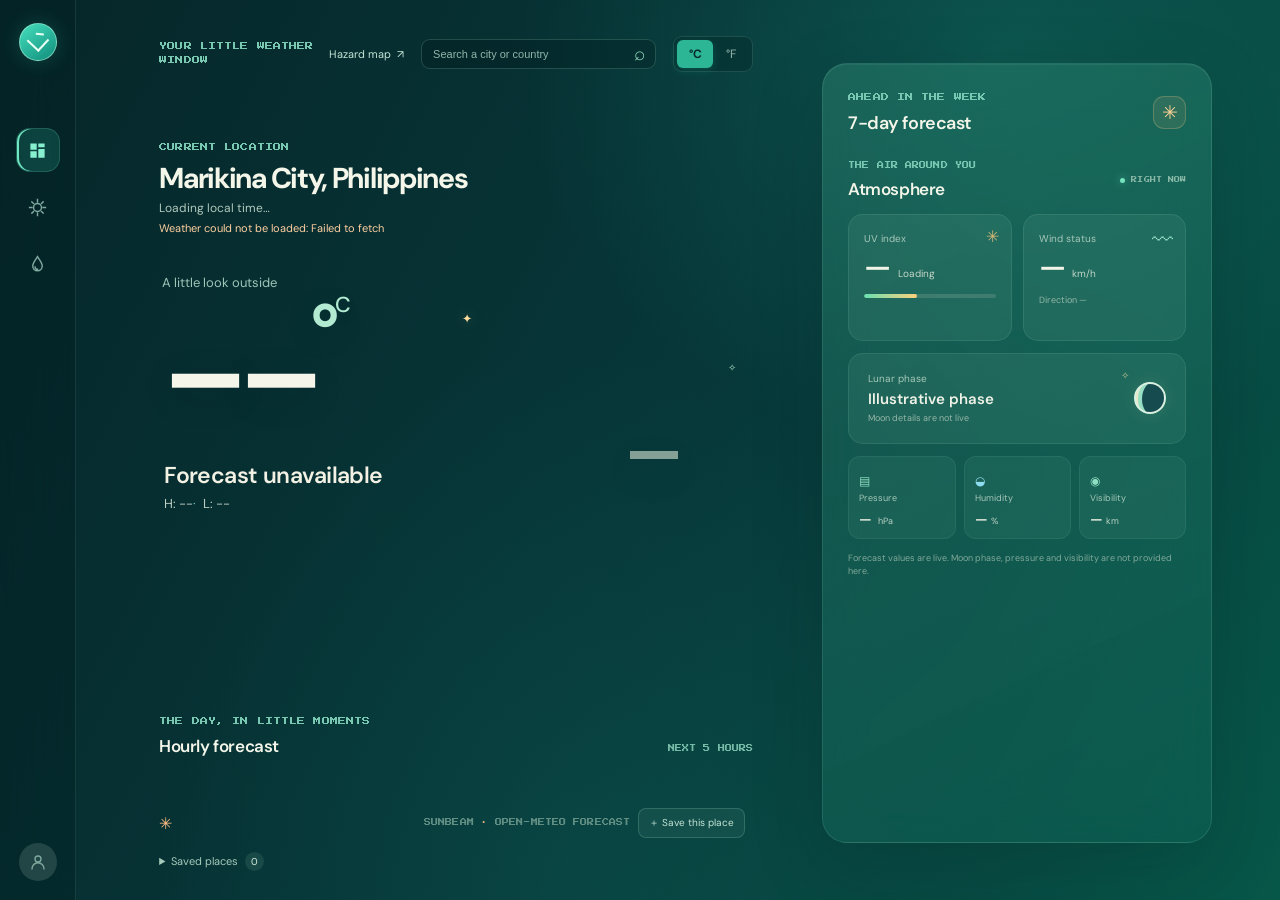
<file: frontend/index.html>
<!doctype html>
<html lang="en">
<head>
  <meta charset="utf-8">
  <meta name="viewport" content="width=device-width, initial-scale=1">
  <meta name="theme-color" content="#062a2c">
  <meta name="description" content="A live weather dashboard with a pixel-art look.">
  <title>Sunbeam — Weather Dashboard</title>
  <link rel="preconnect" href="https://fonts.googleapis.com">
  <link rel="preconnect" href="https://fonts.gstatic.com" crossorigin>
  <link href="https://fonts.googleapis.com/css2?family=DM+Sans:wght@400;500;600;700&family=Press+Start+2P&display=swap" rel="stylesheet">
  <link rel="stylesheet" href="weather-ui/css/style.css">
  <link rel="stylesheet" href="weather-ui/css/pixel-weather.css">
  <link rel="stylesheet" href="weather-ui/css/responsive.css">
  <script src="icons.js" defer></script>
  <script src="common.js?v=20261026-map" defer></script>
  <script src="weather-ui/js/weather-ui.js" defer></script>
  <script src="weather-ui/js/app.js" defer></script>
</head>
<body>
  <div class="app-shell">
    <aside class="sidebar" aria-label="Main navigation">
      <a class="brand-mark" href="#dashboard" aria-label="Sunbeam home">
        <span class="brand-sun" aria-hidden="true"></span>
      </a>
      <nav class="side-nav" aria-label="Dashboard sections">
        <button class="nav-button is-active" type="button" data-target="dashboard" aria-label="Dashboard" aria-current="page">
          <svg viewBox="0 0 24 24" aria-hidden="true"><path d="M3 3h8v8H3zM13 3h8v5h-8zM13 10h8v11h-8zM3 13h8v8H3z"/></svg>
        </button>
        <button class="nav-button" type="button" data-target="hourly-section" aria-label="Hourly forecast">
          <svg viewBox="0 0 24 24" aria-hidden="true"><path d="M12 2v3M12 19v3M4.9 4.9 7 7m10 10 2.1 2.1M2 12h3m14 0h3M4.9 19.1 7 17m10-10 2.1-2.1"/><circle cx="12" cy="12" r="5"/></svg>
        </button>
        <button class="nav-button" type="button" data-target="atmosphere" aria-label="Atmosphere">
          <svg viewBox="0 0 24 24" aria-hidden="true"><path d="M12 2C9 7 6 10.2 6 14a6 6 0 0 0 12 0c0-3.8-3-7-6-12Z"/><path d="M9 15a3 3 0 0 0 3 3"/></svg>
        </button>
      </nav>
      <button class="profile-button" type="button" aria-label="Demo profile">
        <svg viewBox="0 0 24 24" aria-hidden="true"><circle cx="12" cy="8" r="4"/><path d="M4 21a8 8 0 0 1 16 0"/></svg>
      </button>
    </aside>

    <main class="dashboard" id="dashboard">
      <section class="primary-column" aria-label="Current weather">
        <header class="topbar">
          <div class="eyebrow">YOUR LITTLE WEATHER WINDOW</div>
          <div class="topbar-right">
            <a class="hazard-link" href="map.html">Hazard map <span aria-hidden="true">↗</span></a>
            <form id="search" class="location-search" role="search">
              <label class="visually-hidden" for="q">Search a city, country, or location</label>
              <input id="q" type="search" placeholder="Search a city or country" autocomplete="off" aria-controls="results" aria-haspopup="listbox">
              <button type="submit" aria-label="Search or go to the best city match" title="Search or open the best match">⌕</button>
              <div id="results" class="search-results" role="listbox" aria-live="polite"></div>
            </form>
            <div class="unit-switch" role="group" aria-label="Temperature units">
              <button type="button" class="unit-button" data-unit="metric" aria-pressed="true">°C</button>
              <button type="button" class="unit-button" data-unit="imperial" aria-pressed="false">°F</button>
            </div>
          </div>
        </header>

        <section class="current-weather">
          <div class="location-block">
            <p class="eyebrow">CURRENT LOCATION</p>
            <h2 class="location-name" id="place">Loading location…</h2>
            <p class="local-time" id="local-time">Loading local time…</p>
            <p class="weather-message" id="weather-message" role="status"></p>
          </div>

          <div class="hero-weather">
            <div class="hero-copy">
              <p class="weather-kicker">A little look outside</p>
              <div class="hero-temp" id="current-temp">--<span>°</span><small class="hero-unit" id="current-unit">C</small></div>
              <h1 class="condition" id="current-condition">Loading weather…</h1>
              <p class="high-low">H: <span id="today-high">--</span><span class="separator">·</span>L: <span id="today-low">--</span></p>
            </div>
            <div class="hero-art" id="hero-art" aria-label="Pixel art partly cloudy weather">
              <div class="sprite sprite-partly" id="hero-icon" aria-hidden="true"></div>
              <span class="art-spark spark-one" aria-hidden="true">✦</span>
              <span class="art-spark spark-two" aria-hidden="true">✧</span>
            </div>
          </div>

          <section class="hourly-section" id="hourly-section" aria-labelledby="hourly-title">
            <div class="section-heading">
              <div>
                <p class="eyebrow">THE DAY, IN LITTLE MOMENTS</p>
                <h2 id="hourly-title">Hourly forecast</h2>
              </div>
              <span class="section-note">NEXT 5 HOURS</span>
            </div>
            <div class="hourly-list" id="hourly-list" aria-label="Select an hour to view its forecast"></div>
          </section>

          <footer class="dashboard-footer">
            <span class="footer-spark" aria-hidden="true">✳</span>
            <span class="footer-right">SUNBEAM <span>·</span> OPEN-METEO FORECAST</span>
            <button class="save-place-button" id="savebtn" type="button">＋ Save this place</button>
            <span id="action-note" role="status"></span>
          </footer>
          <details class="saved-places">
            <summary>Saved places <span id="saved-count">0</span></summary>
            <ul id="saved" class="saved-list"><li>Loading saved places…</li></ul>
          </details>
        </section>
      </section>

      <aside class="insights-panel" aria-label="Forecast and atmosphere">
        <div class="panel-topline">
          <div>
            <p class="eyebrow">AHEAD IN THE WEEK</p>
            <h2>7-day forecast</h2>
          </div>
          <span class="mini-weather-mark" aria-hidden="true">✳</span>
        </div>
        <div class="week-list" id="week-list"></div>

        <section class="atmosphere-section" id="atmosphere" aria-labelledby="atmosphere-title">
          <div class="section-heading compact">
            <div>
              <p class="eyebrow">THE AIR AROUND YOU</p>
              <h2 id="atmosphere-title">Atmosphere</h2>
            </div>
            <span class="live-note"><span class="status-dot"></span> RIGHT NOW</span>
          </div>

          <div class="stat-grid">
            <article class="stat-card uv-card">
              <div class="stat-icon sun-symbol" aria-hidden="true">✳</div>
              <p class="stat-label">UV index</p>
              <div class="stat-main"><span id="uv-value">—</span><span class="stat-category" id="uv-category">Loading</span></div>
              <div class="uv-meter" aria-label="UV index level"><span id="uv-meter-fill"></span></div>
            </article>
            <article class="stat-card wind-card">
              <div class="stat-icon wind-symbol" aria-hidden="true">〰</div>
              <p class="stat-label">Wind status</p>
              <div class="stat-main"><span id="wind-value">—</span><span class="wind-unit" id="wind-unit">km/h</span></div>
              <p class="stat-caption">Direction <span id="wind-direction">—</span> <span class="direction-arrow" id="wind-arrow"></span></p>
            </article>
          </div>

          <article class="moon-card">
            <div class="moon-copy">
              <p class="stat-label">Lunar phase</p>
              <h3 id="moon-phase">Illustrative phase</h3>
              <p class="stat-caption" id="moon-illumination">Moon details are not live</p>
            </div>
            <div class="pixel-moon" aria-label="Waxing crescent moon" role="img"><span></span></div>
            <span class="moon-stars" aria-hidden="true">✧</span>
          </article>

          <div class="micro-stats">
            <article class="micro-stat">
              <span class="micro-icon" aria-hidden="true">▤</span>
              <p class="stat-label">Pressure</p>
              <strong><span id="pressure-value">—</span> <small>hPa</small></strong>
            </article>
            <article class="micro-stat">
              <span class="micro-icon droplet-icon" aria-hidden="true">◒</span>
              <p class="stat-label">Humidity</p>
              <strong><span id="humidity-value">—</span><small>%</small></strong>
            </article>
            <article class="micro-stat">
              <span class="micro-icon" aria-hidden="true">◉</span>
              <p class="stat-label">Visibility</p>
              <strong><span id="visibility-value">—</span><small>km</small></strong>
            </article>
          </div>
          <p class="demo-disclaimer">Forecast values are live. Moon phase, pressure and visibility are not provided here.</p>
        </section>
      </aside>
    </main>
  </div>
</body>
</html>
</file>
<file: frontend/weather-ui/css/style.css>
:root {
  color-scheme: dark;
  --night: #062a2c;
  --deep: #073538;
  --deepest: #052426;
  --panel: rgba(18, 100, 91, .42);
  --panel-soft: rgba(21, 114, 101, .3);
  --line: rgba(174, 241, 215, .14);
  --cream: #f4f6e9;
  --muted: #9bc5b9;
  --aqua: #72e1c3;
  --mint: #31c5a2;
  --orange: #ffb778;
  --peach: #ffdab4;
  --pixel: "Press Start 2P", "Courier New", monospace;
  --readable: "DM Sans", "Segoe UI", sans-serif;
  font-family: var(--readable);
  background: var(--night);
  color: var(--cream);
  font-synthesis: none;
  text-rendering: optimizeLegibility;
  -webkit-font-smoothing: antialiased;
}

* { box-sizing: border-box; }

body {
  min-width: 320px;
  min-height: 100vh;
  margin: 0;
  background:
    radial-gradient(ellipse at 78% 6%, rgba(25, 149, 124, .29), transparent 34%),
    radial-gradient(ellipse at 45% 96%, rgba(13, 92, 83, .32), transparent 42%),
    linear-gradient(118deg, #062629 0%, #07383a 54%, #075749 100%);
}

button, select { font: inherit; }
button { color: inherit; }
button:focus-visible, select:focus-visible, a:focus-visible {
  outline: 2px solid var(--orange);
  outline-offset: 4px;
}

.app-shell { min-height: 100vh; }

.sidebar {
  position: fixed;
  z-index: 5;
  inset: 0 auto 0 0;
  display: flex;
  width: 76px;
  flex-direction: column;
  align-items: center;
  padding: 23px 0 19px;
  border-right: 1px solid rgba(185, 241, 220, .1);
  background: rgba(3, 31, 34, .36);
  backdrop-filter: blur(18px);
}

.brand-mark {
  display: grid;
  width: 38px;
  height: 38px;
  place-items: center;
  border: 1px solid rgba(198, 255, 230, .5);
  border-radius: 50%;
  background: linear-gradient(145deg, #46dfbd, #108d7c);
  box-shadow: 0 0 22px rgba(73, 235, 192, .19);
}

.brand-sun {
  position: relative;
  width: 16px;
  height: 16px;
  border: 2px solid #e9fff3;
  border-top: 0;
  border-left: 0;
  transform: rotate(43deg) translate(-1px, -1px);
}
.brand-sun::after {
  position: absolute;
  top: 1px;
  left: 1px;
  width: 8px;
  height: 2px;
  background: #e9fff3;
  content: "";
  transform: rotate(-37deg);
}

.side-nav { display: grid; gap: 13px; margin-top: 67px; }
.nav-button, .profile-button {
  display: grid;
  width: 44px;
  height: 44px;
  padding: 0;
  place-items: center;
  border: 1px solid transparent;
  border-radius: 14px;
  background: transparent;
  color: #7fa99f;
  cursor: pointer;
  transition: color .18s ease, background .18s ease, border-color .18s ease, transform .18s ease;
}
.nav-button svg, .profile-button svg { width: 19px; height: 19px; fill: none; stroke: currentColor; stroke-width: 1.8; stroke-linecap: square; stroke-linejoin: miter; }
.nav-button:first-child svg { fill: currentColor; stroke: none; }
.nav-button:hover, .profile-button:hover { color: var(--cream); background: rgba(66, 183, 156, .14); transform: translateY(-2px); }
.nav-button.is-active { border-color: rgba(122, 231, 195, .18); background: rgba(47, 189, 158, .2); color: #87f0cf; box-shadow: inset 2px 0 #70e7c2; }
.profile-button { margin-top: auto; width: 38px; height: 38px; border-radius: 50%; background: rgba(185, 220, 203, .16); }
.profile-button svg { width: 18px; height: 18px; }

.dashboard {
  display: grid;
  width: min(1500px, 100%);
  min-height: 100vh;
  grid-template-columns: minmax(0, 1fr) 390px;
  gap: clamp(26px, 5.4vw, 82px);
  margin: 0 auto;
  padding: 34px clamp(28px, 5.3vw, 80px) 29px calc(76px + clamp(35px, 6.5vw, 96px));
}

.primary-column { display: flex; min-width: 0; flex-direction: column; }
.topbar { display: flex; min-height: 39px; align-items: center; justify-content: space-between; gap: 15px; }
.topbar-right { display: flex; align-items: center; gap: 17px; }
.eyebrow, .section-note, .footer-right, .demo-pill, .live-note {
  font-family: var(--pixel);
  font-size: 8px;
  letter-spacing: .015em;
  line-height: 1.7;
}
.eyebrow { margin: 0; color: #79c8b1; }
.demo-pill, .live-note { display: inline-flex; align-items: center; gap: 8px; color: #add6c5; white-space: nowrap; }
.status-dot { width: 6px; height: 6px; flex: none; border-radius: 50%; background: #75e3bf; box-shadow: 0 0 9px rgba(111, 239, 195, .65); }
.unit-switch { display: flex; padding: 3px; border: 1px solid var(--line); border-radius: 9px; background: rgba(1, 25, 27, .26); }
.unit-button { min-width: 36px; padding: 6px 8px; border: 0; border-radius: 6px; background: transparent; color: #93b6ab; font-size: 12px; cursor: pointer; transition: .18s ease; }
.unit-button:hover { color: white; }
.unit-button.is-selected { background: #2cb696; color: #062c2b; font-weight: 700; box-shadow: 0 2px 8px rgba(39, 218, 174, .19); }
.hazard-link { display: inline-flex; align-items: center; gap: 6px; color: #c5e6d5; font-size: 11px; text-decoration: none; white-space: nowrap; }
.hazard-link:hover { color: var(--orange); }
.location-search { position: relative; display: flex; min-width: 180px; }
.location-search input {
  width: clamp(150px, 19vw, 235px);
  min-width: 0;
  padding: 8px 35px 8px 11px;
  border: 1px solid rgba(174, 241, 215, .18);
  border-radius: 9px;
  background: rgba(1, 25, 27, .3);
  color: var(--cream);
  font-size: 11px;
}
.location-search input::placeholder { color: #91b5a8; }
.location-search input:focus { border-color: rgba(114, 225, 195, .6); outline: none; box-shadow: 0 0 0 3px rgba(114, 225, 195, .1); }
.location-search > button { position: absolute; top: 0; right: 0; width: 34px; height: 100%; border: 0; background: transparent; color: #92d8bf; font-size: 19px; cursor: pointer; }
.search-results { position: absolute; z-index: 10; top: calc(100% + 7px); right: 0; display: none; width: min(340px, 86vw); overflow: hidden; border: 1px solid rgba(174, 241, 215, .2); border-radius: 11px; background: #0b3939; box-shadow: 0 14px 38px rgba(0, 20, 20, .35); }
.search-results:not(:empty) { display: block; }
.search-result { display: block; width: 100%; padding: 11px 13px; border: 0; border-bottom: 1px solid rgba(174, 241, 215, .1); background: transparent; color: #e7f1e6; text-align: left; font-size: 12px; cursor: pointer; }
.search-result:last-child { border-bottom: 0; }
.search-result:hover, .search-result:focus-visible, .search-result[aria-selected="true"] { background: rgba(72, 191, 157, .2); }
.search-message { margin: 0; padding: 12px; color: #d4e6d8; font-size: 11px; }
.location-name { margin: 5px 0 0; color: var(--cream); font-size: clamp(22px, 2.25vw, 30px); font-weight: 700; letter-spacing: -.045em; }
.weather-message { min-height: 16px; margin: 5px 0 0; color: #ffd0a0; font-size: 11px; }
.visually-hidden { position: absolute; width: 1px; height: 1px; overflow: hidden; clip: rect(0, 0, 0, 0); white-space: nowrap; clip-path: inset(50%); }

.current-weather { display: flex; min-height: calc(100vh - 110px); flex: 1; flex-direction: column; }
.location-block { margin-top: clamp(38px, 7.5vh, 80px); }
.location-block > .eyebrow { display: block; }
.location-select-wrap { position: relative; display: inline-flex; align-items: center; margin-top: 7px; }
.location-select-wrap select {
  max-width: min(390px, 76vw);
  appearance: none;
  padding: 0 31px 0 0;
  border: 0;
  background: transparent;
  color: var(--cream);
  font-size: clamp(22px, 2.25vw, 30px);
  font-weight: 700;
  letter-spacing: -.045em;
  cursor: pointer;
}
.location-select-wrap select option { background: #0b3c3d; color: var(--cream); }
.select-caret { position: absolute; right: 7px; top: 0; color: #9bcbbb; font-size: 21px; pointer-events: none; }
.local-time { margin: 3px 0 0; color: #b0c9bd; font-size: 12px; }

.hero-weather { position: relative; display: flex; min-height: 280px; align-items: center; justify-content: space-between; gap: 18px; margin-top: 16px; }
.hero-copy { position: relative; z-index: 1; flex: 0 0 auto; }
.weather-kicker { margin: 0 0 5px 3px; color: #9dc6b8; font-size: 13px; }
.hero-temp { color: #f5f5e9; font-size: clamp(105px, 13vw, 170px); font-weight: 500; letter-spacing: -.105em; line-height: .92; text-shadow: 0 7px 36px rgba(13, 31, 30, .14); }
.hero-temp span { color: #b2ead2; font-size: .52em; vertical-align: top; letter-spacing: -.1em; }
.hero-temp .hero-unit { margin-left: 3px; color: #b2ead2; font-size: .13em; letter-spacing: 0; vertical-align: top; }
.condition { margin: 11px 0 0 5px; color: #f2f1e4; font-size: clamp(19px, 2vw, 23px); font-weight: 600; letter-spacing: -.025em; }
.high-low { margin: 5px 0 0 5px; color: #bdcec1; font-size: 13px; }
.high-low .temp-unit { margin-right: 8px; color: #9dbab0; font-size: 10px; }
.separator { margin: 0 7px 0 0; color: #6bc6a9; }
.hero-art { position: relative; display: grid; width: clamp(190px, 25vw, 310px); height: 230px; flex: 0 1 310px; place-items: center; margin: 0 12px 0 0; }
.art-spark { position: absolute; color: #ffdb9c; font-family: var(--pixel); text-shadow: 0 0 14px rgba(255, 202, 121, .35); }
.spark-one { top: 28px; left: 31px; font-size: 17px; }
.spark-two { top: 80px; right: 5px; color: #b3edd4; font-size: 13px; }

.hourly-section { margin-top: auto; padding-top: 30px; }
.section-heading { display: flex; align-items: end; justify-content: space-between; gap: 15px; margin-bottom: 17px; }
.section-heading h2, .panel-topline h2 { margin: 6px 0 0; color: #f3f5e9; font-size: 17px; font-weight: 600; letter-spacing: -.025em; }
.section-note { padding-bottom: 2px; color: #76bca8; font-size: 7px; }
.hourly-list { display: grid; max-width: 580px; grid-template-columns: repeat(5, minmax(70px, 1fr)); gap: 11px; }
.hour-card {
  position: relative;
  display: flex;
  min-height: 139px;
  flex-direction: column;
  align-items: center;
  justify-content: space-between;
  padding: 15px 7px 13px;
  border: 1px solid rgba(166, 225, 205, .12);
  border-radius: 15px;
  background: rgba(128, 190, 169, .09);
  color: #d7e7d9;
  cursor: pointer;
  transition: transform .2s ease, background .2s ease, border-color .2s ease, box-shadow .2s ease;
}
.hour-card:hover { transform: translateY(-4px); border-color: rgba(125, 235, 200, .48); background: rgba(104, 199, 169, .16); }
.hour-card.is-selected { border-color: rgba(94, 233, 190, .6); background: linear-gradient(155deg, rgba(36, 193, 158, .8), rgba(17, 139, 125, .86)); color: #f6fff1; box-shadow: 0 9px 25px rgba(5, 31, 29, .22), inset 0 1px rgba(255, 255, 255, .13); }
.hour-time { color: #b9d0c3; font-size: 11px; font-weight: 500; }
.hour-card.is-selected .hour-time { color: #e2fff1; }
.hour-temp { font-size: 14px; font-weight: 600; }
.dashboard-footer { display: flex; align-items: center; gap: 8px; margin-top: 34px; color: #79a99b; font-size: 11px; }
.footer-spark { color: #ffbd82; font-size: 16px; }
.footer-right { margin-left: auto; color: #628f84; font-size: 7px; }
.footer-right span { color: #ddad7f; }
.save-place-button { padding: 7px 10px; border: 1px solid rgba(174, 241, 215, .18); border-radius: 8px; background: rgba(128, 190, 169, .09); color: #c4e5d5; font-size: 10px; cursor: pointer; }
.save-place-button:hover { border-color: rgba(125, 235, 200, .48); background: rgba(104, 199, 169, .16); }
#action-note { color: #b4dfca; font-size: 10px; }
.saved-places { margin-top: 14px; color: #a6cabb; font-size: 11px; }
.saved-places summary { width: fit-content; cursor: pointer; }
.saved-places summary span { display: inline-grid; min-width: 19px; height: 19px; margin-left: 4px; place-items: center; border-radius: 10px; background: rgba(128, 190, 169, .14); color: #d8ebdc; font-size: 10px; }
.saved-list { display: grid; max-width: 580px; gap: 5px; margin: 9px 0 0; padding: 0; list-style: none; }
.saved-list li { display: flex; justify-content: space-between; gap: 9px; color: #a9c9bc; }
.saved-list button { padding: 5px 7px; border: 1px solid rgba(174, 241, 215, .13); border-radius: 6px; background: rgba(128, 190, 169, .08); color: #d4e8dc; font-size: 10px; cursor: pointer; }
.saved-list .remove-saved { flex: none; color: #e9b394; }

.insights-panel {
  align-self: center;
  width: 100%;
  min-height: min(780px, calc(100vh - 48px));
  padding: 27px 25px 20px;
  border: 1px solid rgba(176, 239, 216, .13);
  border-radius: 25px;
  background:
    linear-gradient(155deg, rgba(80, 178, 146, .19), rgba(9, 93, 81, .27)),
    rgba(27, 120, 101, .22);
  box-shadow: 0 24px 75px rgba(0, 24, 23, .16), inset 0 1px rgba(230, 255, 240, .06);
  backdrop-filter: blur(20px);
}
.panel-topline { display: flex; align-items: center; justify-content: space-between; }
.panel-topline h2 { margin-top: 7px; font-size: 18px; }
.mini-weather-mark { display: grid; width: 33px; height: 33px; place-items: center; border: 1px solid rgba(255, 208, 145, .23); border-radius: 11px; background: rgba(244, 183, 119, .1); color: #ffd296; font-size: 19px; }
.week-list { margin: 18px 0 24px; }
.forecast-row { display: grid; min-height: 43px; grid-template-columns: 1fr 34px 72px; align-items: center; border-bottom: 1px solid rgba(185, 235, 214, .09); color: #dce8db; font-size: 12px; }
.forecast-row:last-child { border-bottom: 0; }
.forecast-day { color: #c2d7ca; }
.forecast-temp { text-align: right; font-variant-numeric: tabular-nums; }
.forecast-temp span { color: #83a99b; }
.forecast-icon { justify-self: center; }
.atmosphere-section { padding-top: 1px; }
.section-heading.compact { align-items: center; margin-bottom: 14px; }
.section-heading.compact h2 { font-size: 17px; }
.section-heading.compact .eyebrow { font-size: 7px; }
.live-note { gap: 6px; color: #8ab9a8; font-size: 6px; }
.live-note .status-dot { width: 5px; height: 5px; }
.stat-grid { display: grid; grid-template-columns: 1fr 1fr; gap: 11px; }
.stat-card { position: relative; min-height: 127px; overflow: hidden; padding: 17px 15px 13px; border: 1px solid rgba(181, 234, 214, .1); border-radius: 15px; background: rgba(136, 201, 177, .1); transition: transform .18s ease, background .18s ease; }
.stat-card:hover, .micro-stat:hover { transform: translateY(-2px); background-color: rgba(136, 201, 177, .16); }
.stat-icon { position: absolute; top: 11px; right: 12px; color: rgba(250, 199, 125, .83); font-size: 16px; }
.wind-symbol { color: #9ce2cd; font-size: 21px; }
.stat-label { margin: 0 0 7px; color: #a6c8b9; font-size: 10px; }
.stat-main { display: flex; align-items: baseline; gap: 8px; color: #f2f4e8; }
.stat-main > span:first-child { font-size: 30px; font-weight: 600; letter-spacing: -.055em; line-height: 1; }
.stat-category { color: #c4d7c8; font-size: 10px; }
.wind-unit { color: #c1d6c8; font-size: 10px; }
.stat-caption { margin: 9px 0 0; color: #95b7a8; font-size: 9px; }
.direction-arrow { margin-left: 2px; color: #a7e2c7; font-size: 12px; }
.uv-meter { height: 4px; margin-top: 12px; overflow: hidden; border-radius: 5px; background: rgba(224, 236, 208, .15); }
.uv-meter span { display: block; width: 40%; height: 100%; border-radius: inherit; background: linear-gradient(90deg, #69e1b0, #ffcf7c); transition: width .3s ease; }

.moon-card { position: relative; display: flex; min-height: 91px; align-items: center; justify-content: space-between; overflow: hidden; margin-top: 12px; padding: 14px 19px; border: 1px solid rgba(181, 234, 214, .1); border-radius: 15px; background: rgba(136, 201, 177, .1); transition: transform .18s ease, background .18s ease; }
.moon-card:hover { transform: translateY(-2px); background: rgba(136, 201, 177, .15); }
.moon-copy { position: relative; z-index: 1; }
.moon-copy .stat-label { margin-bottom: 4px; }
.moon-copy h3 { margin: 0; color: #eef2e6; font-size: 15px; font-weight: 600; }
.moon-copy .stat-caption { margin-top: 3px; }
.pixel-moon { position: relative; z-index: 1; width: 32px; height: 32px; overflow: hidden; border: 2px solid #d8f1e2; border-radius: 50%; background: #e7e6c7; box-shadow: 0 0 17px rgba(225, 250, 214, .11); image-rendering: pixelated; }
.pixel-moon span { position: absolute; top: -3px; right: -5px; width: 27px; height: 36px; border-radius: 50%; background: #164b50; box-shadow: -4px 0 0 #96dfc4; }
.moon-stars { position: absolute; top: 15px; right: 56px; color: rgba(255, 229, 171, .74); font-size: 10px; }
.micro-stats { display: grid; grid-template-columns: repeat(3, 1fr); gap: 8px; margin-top: 12px; }
.micro-stat { min-width: 0; min-height: 83px; padding: 12px 10px 9px; border: 1px solid rgba(181, 234, 214, .08); border-radius: 12px; background: rgba(136, 201, 177, .08); transition: transform .18s ease, background .18s ease; }
.micro-icon { display: inline-block; margin-bottom: 3px; color: #8fe0c2; font-size: 12px; }
.droplet-icon { color: #8ddcf0; }
.micro-stat .stat-label { overflow: hidden; margin-bottom: 4px; text-overflow: ellipsis; white-space: nowrap; font-size: 9px; }
.micro-stat strong { color: #f0f2e5; font-size: 14px; font-weight: 600; white-space: nowrap; }
.micro-stat small { margin-left: 3px; color: #bbd2c5; font-size: 9px; font-weight: 400; }
.demo-disclaimer { margin: 13px 0 0; color: #82a99a; font-size: 9px; line-height: 1.5; }

@media (prefers-reduced-motion: reduce) {
  *, *::before, *::after { scroll-behavior: auto !important; transition-duration: .01ms !important; }
}
</file>
<file: frontend/weather-ui/css/pixel-weather.css>
.sprite {
  position: relative;
  display: grid;
  width: 224px;
  height: 176px;
  place-items: center;
  background: none;
  filter: drop-shadow(0 14px 18px rgba(0, 24, 25, .13));
  image-rendering: pixelated;
}

.sprite svg {
  display: block;
  width: 100%;
  height: 100%;
  image-rendering: pixelated;
}

.sprite-partly::after {
  position: absolute;
  right: 20px;
  bottom: 22px;
  width: 48px;
  height: 8px;
  background: rgba(247, 255, 235, .52);
  content: "";
}

.weather-sprite {
  display: block;
  width: 24px;
  height: 24px;
  filter: drop-shadow(0 2px 4px rgba(0, 20, 20, .12));
  image-rendering: pixelated;
}

.weather-sprite svg {
  display: block;
  width: 100%;
  height: 100%;
  image-rendering: pixelated;
}

.forecast-icon .weather-sprite { width: 22px; height: 22px; }
.hour-card .weather-sprite { width: 30px; height: 30px; }
.forecast-row .weather-sprite { width: 24px; height: 24px; }
</file>
<file: frontend/weather-ui/css/responsive.css>
@media (min-width: 1500px) {
  .dashboard { grid-template-columns: minmax(0, 1fr) 410px; }
  .insights-panel { padding: 31px 29px 23px; }
}

@media (max-width: 1120px) {
  .topbar { flex-wrap: wrap; }
  .topbar-right { flex: 1 1 100%; justify-content: flex-start; }
  .dashboard {
    grid-template-columns: minmax(0, 1fr) 350px;
    gap: 30px;
    padding-right: 30px;
    padding-left: 118px;
  }
  .insights-panel { padding: 23px 20px 18px; }
  .hero-art { width: 220px; margin-right: 0; }
  .hero-temp { font-size: clamp(100px, 12vw, 145px); }
}

@media (max-width: 900px) {
  .dashboard {
    grid-template-columns: minmax(0, 1fr);
    gap: 30px;
    padding: 27px 32px 32px 108px;
  }
  .current-weather { min-height: 650px; }
  .location-block { margin-top: 45px; }
  .hero-weather { min-height: 250px; }
  .hero-temp { font-size: clamp(118px, 18vw, 160px); }
  .hero-art { width: min(34vw, 300px); }
  .hourly-list { max-width: none; }
  .insights-panel { width: 100%; min-height: auto; align-self: auto; padding: 25px; }
  .week-list { display: grid; grid-template-columns: repeat(2, minmax(0, 1fr)); column-gap: 28px; }
  .stat-grid { grid-template-columns: repeat(2, minmax(0, 1fr)); }
  .moon-card { min-height: 98px; }
  .micro-stats { grid-template-columns: repeat(3, minmax(0, 1fr)); }
}

@media (max-width: 560px) {
  body { padding-bottom: 72px; }
  .sidebar {
    inset: auto 0 0;
    width: 100%;
    height: 62px;
    flex-direction: row;
    justify-content: center;
    gap: clamp(19px, 9vw, 50px);
    padding: 0 16px;
    border-top: 1px solid rgba(185, 241, 220, .13);
    border-right: 0;
    background: rgba(4, 34, 36, .94);
  }
  .brand-mark { width: 34px; height: 34px; }
  .side-nav { display: flex; gap: clamp(8px, 4vw, 24px); margin: 0; }
  .nav-button { width: 40px; height: 40px; border-radius: 12px; }
  .profile-button { margin: 0; }
  .dashboard { gap: 22px; padding: 20px 17px 22px; }
  .topbar { align-items: flex-start; }
  .topbar > .eyebrow { max-width: 120px; padding-top: 7px; font-size: 7px; }
  .topbar-right { flex-wrap: wrap; justify-content: space-between; gap: 9px; }
  .location-search { order: 3; width: 100%; }
  .location-search input { width: 100%; }
  .location-search > button { right: 0; }
  .search-results { width: 100%; }
  .hazard-link { font-size: 10px; }
  .demo-pill { gap: 5px; font-size: 6px; }
  .unit-switch { padding: 2px; }
  .unit-button { min-width: 32px; padding: 5px; font-size: 11px; }
  .current-weather { min-height: 0; }
  .location-block { margin-top: 42px; }
  .location-block > .eyebrow { font-size: 7px; }
  .location-name { font-size: 23px; }
  .local-time { font-size: 11px; }
  .hero-weather { min-height: 230px; align-items: center; gap: 0; margin-top: 14px; }
  .hero-copy { flex: 1 1 52%; }
  .weather-kicker { max-width: 145px; font-size: 11px; }
  .hero-temp { font-size: clamp(92px, 27vw, 134px); }
  .condition { font-size: 17px; }
  .high-low { font-size: 12px; white-space: nowrap; }
  .high-low .temp-unit { margin-right: 4px; }
  .separator { margin-right: 4px; }
  .hero-art { width: 43%; height: 164px; flex: 0 0 43%; margin: 0 -5px 0 -9px; transform: scale(.75); }
  .hero-art .sprite { width: 100%; height: auto; aspect-ratio: 15 / 11; }
  .spark-one { top: 11px; left: 16px; }
  .spark-two { top: 43px; right: 1px; }
  .hourly-section { margin-top: 35px; padding-top: 0; }
  .section-heading { margin-bottom: 13px; }
  .section-heading .eyebrow { font-size: 6px; }
  .section-heading h2, .panel-topline h2 { font-size: 16px; }
  .section-note { font-size: 6px; }
  .hourly-list { grid-template-columns: repeat(5, minmax(0, 1fr)); gap: 7px; }
  .hour-card { min-height: 124px; padding: 12px 4px 11px; border-radius: 13px; }
  .hour-time { font-size: 10px; }
  .hour-temp { font-size: 13px; }
  .hour-card .weather-sprite { width: 27px; height: 27px; }
  .dashboard-footer { flex-wrap: wrap; margin-top: 25px; font-size: 10px; }
  .footer-right { font-size: 6px; }
  .save-place-button { font-size: 9px; }
  .insights-panel { padding: 22px 16px 17px; border-radius: 21px; }
  .panel-topline h2 { font-size: 17px; }
  .week-list { grid-template-columns: 1fr; margin: 14px 0 21px; }
  .forecast-row { min-height: 40px; grid-template-columns: 1fr 36px 68px; font-size: 12px; }
  .stat-grid { gap: 8px; }
  .stat-card { min-height: 121px; padding: 15px 12px 12px; }
  .stat-main > span:first-child { font-size: 27px; }
  .micro-stats { gap: 6px; }
  .micro-stat { padding: 10px 7px 8px; }
  .micro-stat strong { font-size: 13px; }
  .demo-disclaimer { font-size: 8px; }
}

@media (max-width: 360px) {
  .dashboard { padding-right: 13px; padding-left: 13px; }
  .demo-pill { font-size: 5px; }
  .topbar-right { gap: 5px; }
  .hourly-list { gap: 5px; }
  .hour-card { min-height: 116px; }
  .hour-time { font-size: 9px; }
  .micro-stat .stat-label { font-size: 8px; }
}
</file>
